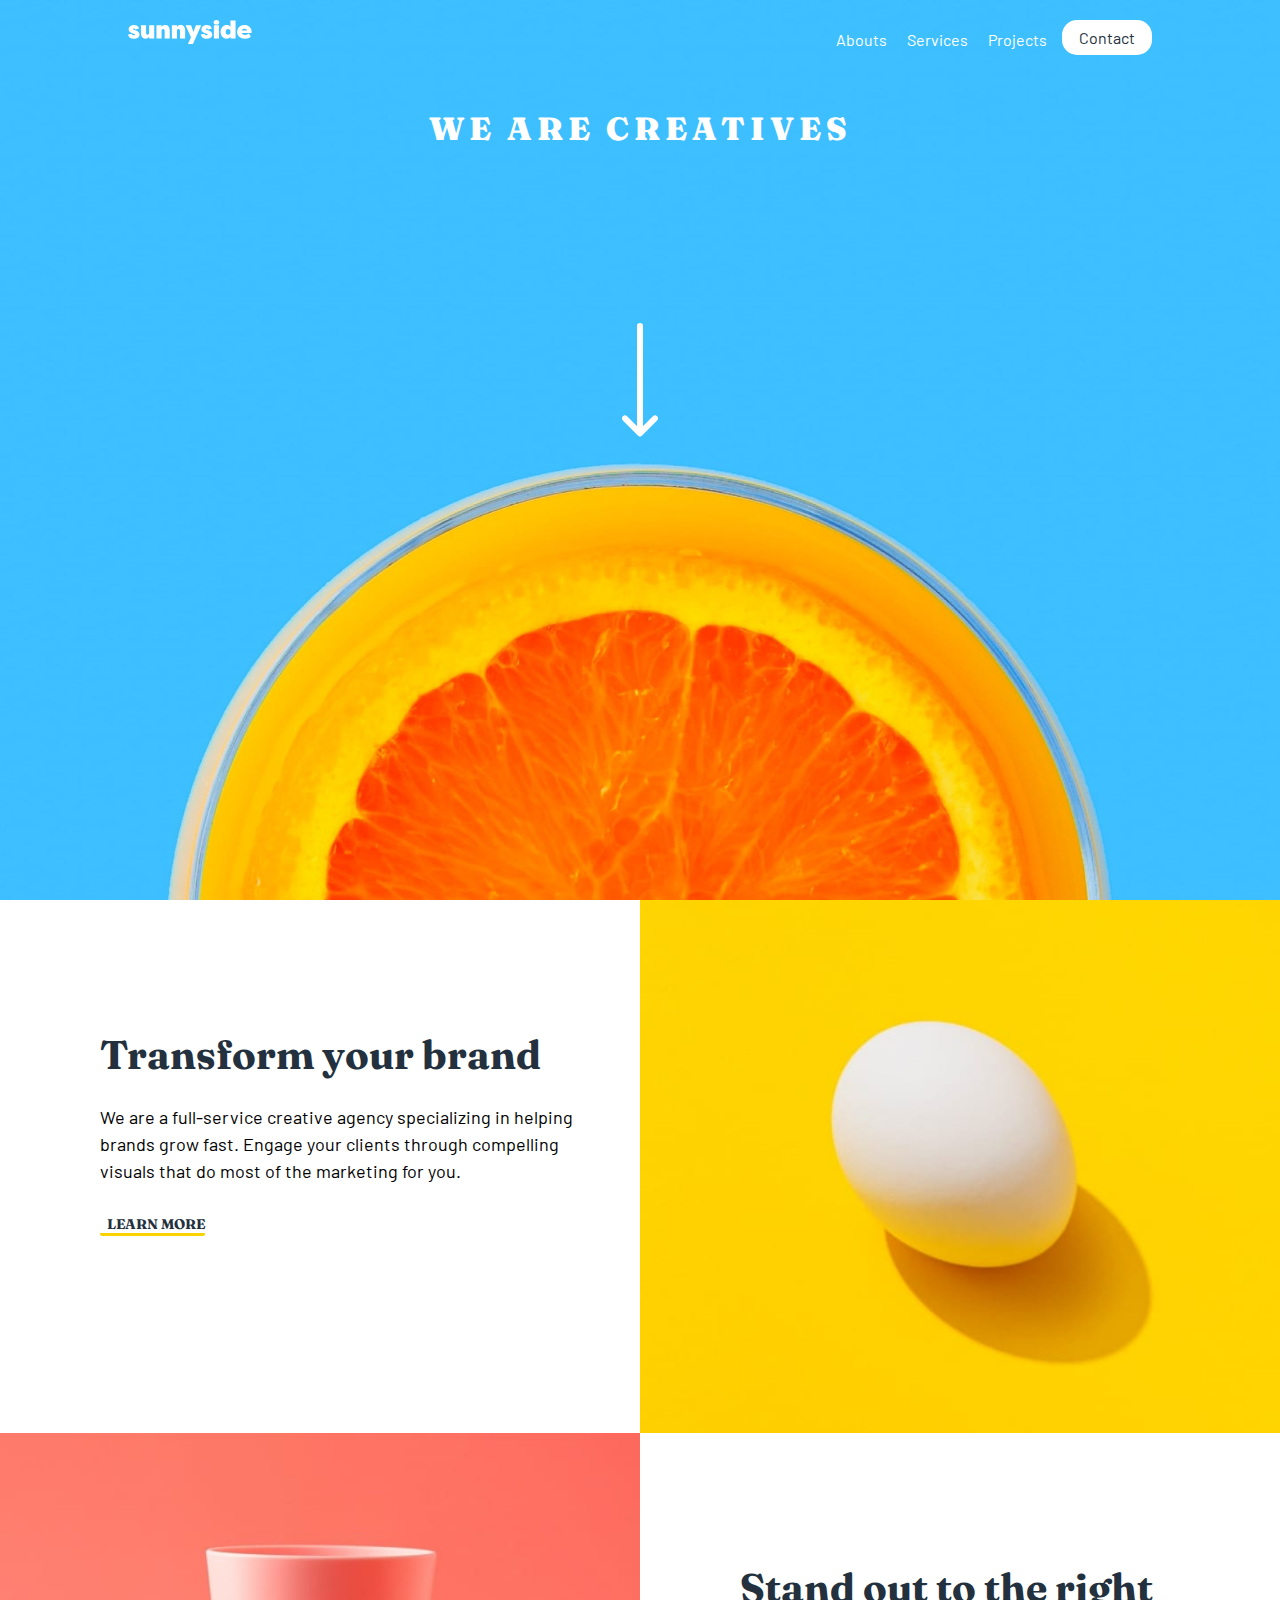
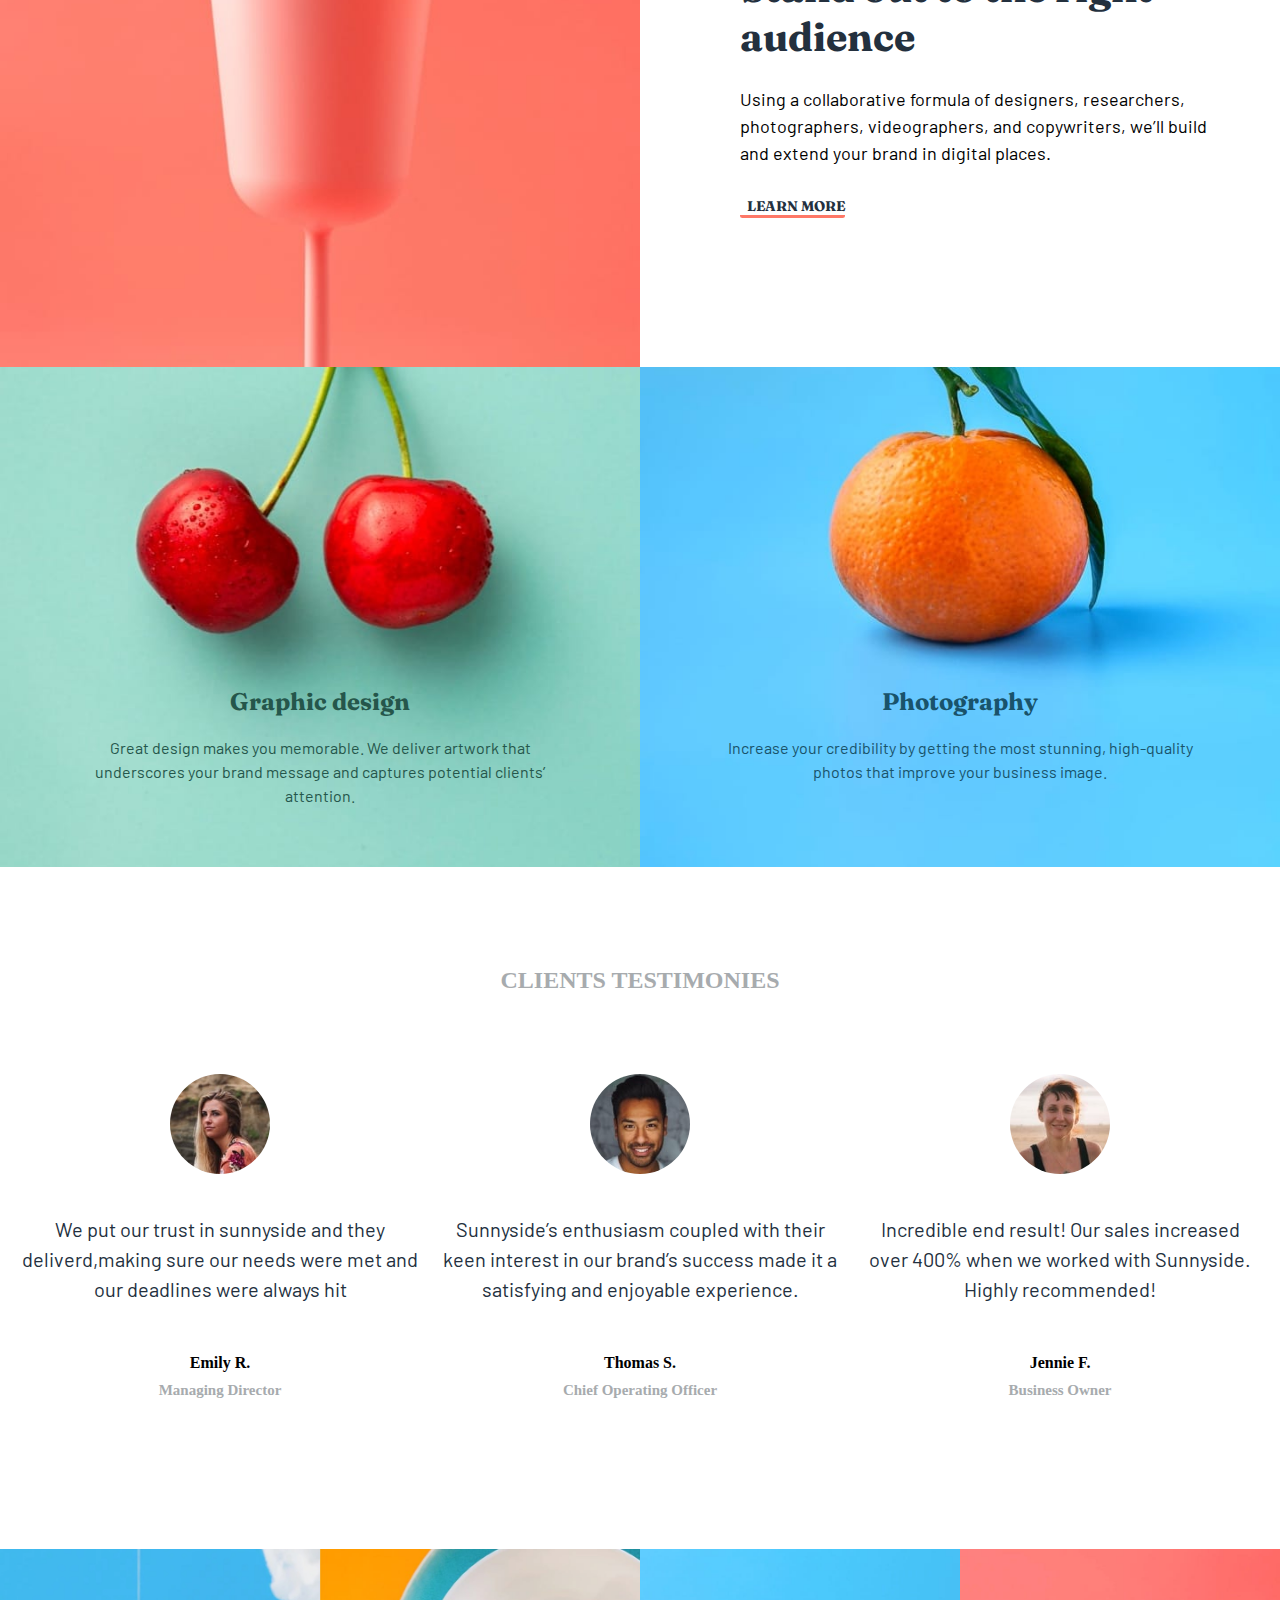
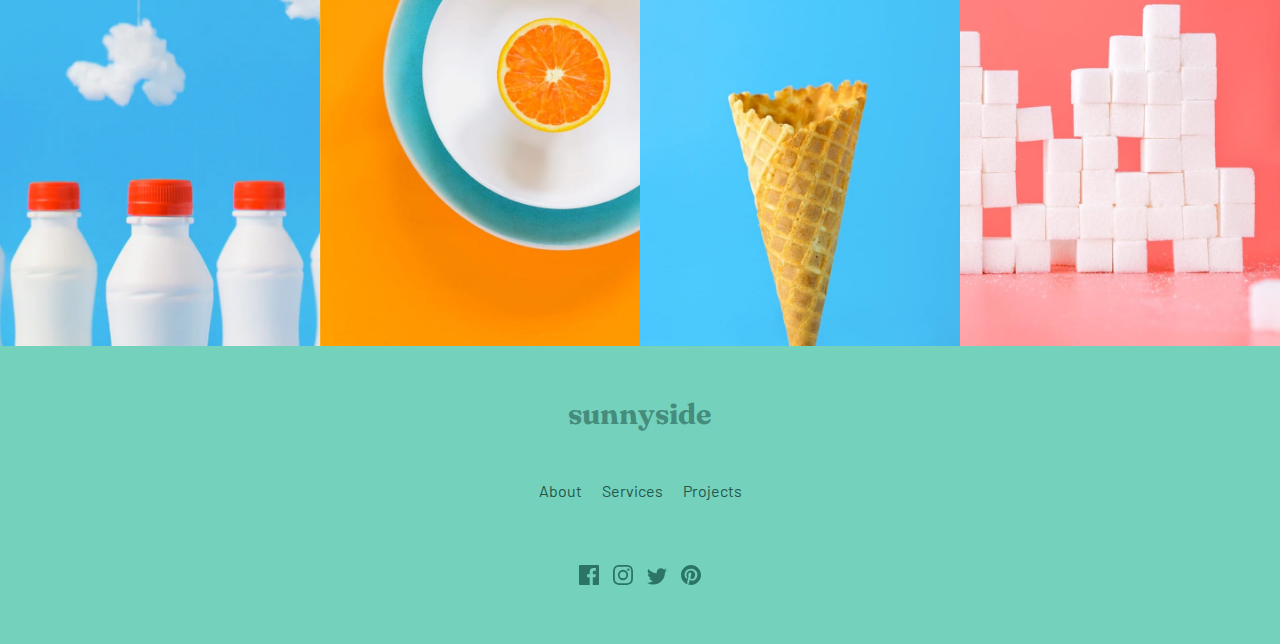
<file: index.html>
<!DOCTYPE html>
<html lang="en">
<head>
  <meta charset="UTF-8">
  <meta name="viewport" content="width=device-width, initial-scale=1.0"> <!-- displays site properly based on user's device -->

  <link rel="icon" type="image/png" sizes="32x32" href="./images/favicon-32x32.png">
  <link rel="stylesheet" href="style.css">
  
  <title>Frontend Mentor | Sunnyside agency landing page</title>

  
</head>
<body>
  <header>
    <div class="flex firstdiv">
    <a href="#"> <img src="images/logo.svg" alt="logo"></a>
    <img src="images/icon-hamburger.svg" alt="icon-hamburger" id="hamburger">
    <nav>
      <ul>
       <li> <a href="#">Abouts</a></li>
        <li> <a href="#"> Services</a></li>
         <li> <a href="#">Projects</a></li>
          <li> <a href="#" id="contact"> Contact</a></li>
      </ul>
    </nav>
    </div>
  
    <h1>We are creatives </h1>
      <img src="images/icon-arrow-down.svg" alt="icon-arrow-down" id="arrow">
  </header>
  <main>
    <section class=" flex section1">
    <div class="seconddiv">
      <h2> Transform your brand</h2>
      <p>We are a full-service creative agency specializing in helping brands grow fast. 
  Engage your clients through compelling visuals that do most of the marketing for you.</p>
  <a href="#">Learn more</a>
    </div>
    <div>
    <img src="images/desktop/image-transform.jpg" alt="image-transform">
     </div>
    </section>

    <section class="flex section2">
      <div>
        <img src="images/desktop/image-stand-out.jpg" alt="stand-out">
      </div>
      <div class="thirddiv">
        <h2> Stand out to the right audience</h2>
        <p>Using a collaborative formula of designers, researchers, photographers, videographers, and copywriters, 
          we’ll build and extend your brand in digital places. </p>
          <a href="#">Learn More</a>
      </div>
    </section>

    <section class="flex section3">
      <div>
        <h2> Graphic design</h2>
        <p>Great design makes you memorable. We deliver 
          artwork that underscores your brand message and captures potential clients’ attention.</p>
      </div>
      <div>
        <h2>Photography </h2>
        <p>Increase your credibility by getting the most stunning, high-quality photos that 
          improve your business image. </p>
      </div>
    </section>

    <section class="section4">
      <h2> clients testimonies </h2>

      <div class="section4div">
      <div>
        <img src="images/image-emily.jpg" alt="emily">
        <p>We put our trust in sunnyside and they deliverd,making sure our 
          needs were met and our deadlines were always hit</p>
          <h4>Emily R. <br><span>Managing Director</span></h4>
      </div>
     
        <div>
        <img src="images/image-thomas.jpg" alt="emily">
        <p>  Sunnyside’s enthusiasm coupled with their keen interest in our brand’s success made
           it a satisfying and enjoyable experience.</p>
          <h4> 
  Thomas S. <br> <span>   Chief Operating Officer </span> </h4>


      </div>
       <div>
        <img src="images/image-jennie.jpg" alt="emily">
        <p> Incredible end result! Our sales increased over 400% when we worked with Sunnyside. 
          Highly recommended! </p>
          <h4>  Jennie F. <br> <span>Business Owner</span> </h4>
          </div>
          </div>

    </section>

    <section class="section5">
      <img src="images/desktop/image-gallery-milkbottles.jpg" alt="bottles">
      <img src="images/desktop/image-gallery-orange.jpg" alt="oranges">
      <img src="images/desktop/image-gallery-cone.jpg" alt="cone">
      <img src="images/desktop/image-gallery-sugarcubes.jpg" alt="sugarcubes">
    </section>
   


  </main>

  <footer>
    <div>
    <h2>sunnyside</h2>
    </div>
    <div>
    <nav>
      <ul>
        <li> <a href="#">About </a></li>
          <li> <a href="#">Services</a></li>
            <li> <a href="#">Projects </a></li>
      </ul>
    </nav>
    </div>
    <div>
      <svg width="20" height="20" xmlns="http://www.w3.org/2000/svg"><path d="M18.896 0H1.104C.494 0 0 .494 0 1.104v17.793C0 19.506.494 20 1.104 20h9.58v-7.745H8.076V9.237h2.606V7.01c0-2.583 1.578-3.99 3.883-3.99 1.104 0 2.052.082 2.329.119v2.7h-1.598c-1.254 0-1.496.597-1.496 1.47v1.928h2.989l-.39 3.018h-2.6V20h5.098c.608 0 1.102-.494 1.102-1.104V1.104C20 .494 19.506 0 18.896 0z" fill="#2C7566" fill-rule="nonzero"/></svg>

         <svg width="20" height="20" xmlns="http://www.w3.org/2000/svg"><path d="M10 1.802c2.67 0 2.987.01 4.042.059 2.71.123 3.975 1.409 4.099 4.099.048 1.054.057 1.37.057 4.04 0 2.672-.01 2.988-.057 4.042-.124 2.687-1.387 3.975-4.1 4.099-1.054.048-1.37.058-4.041.058-2.67 0-2.987-.01-4.04-.058-2.718-.124-3.977-1.416-4.1-4.1-.048-1.054-.058-1.37-.058-4.041 0-2.67.01-2.986.058-4.04.124-2.69 1.387-3.977 4.1-4.1 1.054-.048 1.37-.058 4.04-.058zM10 0C7.284 0 6.944.012 5.877.06 2.246.227.227 2.242.061 5.877.01 6.944 0 7.284 0 10s.012 3.057.06 4.123c.167 3.632 2.182 5.65 5.817 5.817 1.067.048 1.407.06 4.123.06s3.057-.012 4.123-.06c3.629-.167 5.652-2.182 5.816-5.817.05-1.066.061-1.407.061-4.123s-.012-3.056-.06-4.122C19.777 2.249 17.76.228 14.124.06 13.057.01 12.716 0 10 0zm0 4.865a5.135 5.135 0 100 10.27 5.135 5.135 0 000-10.27zm0 8.468a3.333 3.333 0 110-6.666 3.333 3.333 0 010 6.666zm5.338-9.87a1.2 1.2 0 100 2.4 1.2 1.2 0 000-2.4z" fill="#2C7566" fill-rule="nonzero"/></svg>

              <svg width="20" height="17" xmlns="http://www.w3.org/2000/svg"><path d="M20 2.172a8.192 8.192 0 01-2.357.646 4.11 4.11 0 001.805-2.27 8.22 8.22 0 01-2.606.996A4.096 4.096 0 0013.847.248c-2.65 0-4.596 2.472-3.998 5.037A11.648 11.648 0 011.392 1a4.109 4.109 0 001.27 5.478 4.086 4.086 0 01-1.858-.513c-.045 1.9 1.318 3.679 3.291 4.075a4.113 4.113 0 01-1.853.07 4.106 4.106 0 003.833 2.849A8.25 8.25 0 010 14.658a11.616 11.616 0 006.29 1.843c7.618 0 11.923-6.434 11.663-12.205A8.354 8.354 0 0020 2.172z" fill="#2C7566" fill-rule="nonzero"/></svg>

              <svg width="20" height="20" xmlns="http://www.w3.org/2000/svg"><path d="M10 0C4.477 0 0 4.477 0 10c0 4.237 2.636 7.855 6.356 9.312-.088-.791-.167-2.005.035-2.868.181-.78 1.172-4.97 1.172-4.97s-.299-.6-.299-1.486c0-1.39.806-2.428 1.81-2.428.852 0 1.264.64 1.264 1.408 0 .858-.546 2.14-.828 3.33-.236.995.5 1.807 1.48 1.807 1.778 0 3.144-1.874 3.144-4.58 0-2.393-1.72-4.068-4.176-4.068-2.845 0-4.516 2.135-4.516 4.34 0 .859.331 1.781.745 2.281a.3.3 0 01.069.288l-.278 1.133c-.044.183-.145.223-.335.134-1.249-.581-2.03-2.407-2.03-3.874 0-3.154 2.292-6.052 6.608-6.052 3.469 0 6.165 2.473 6.165 5.776 0 3.447-2.173 6.22-5.19 6.22-1.013 0-1.965-.525-2.291-1.148l-.623 2.378c-.226.869-.835 1.958-1.244 2.621.937.29 1.931.446 2.962.446 5.523 0 10-4.477 10-10S15.523 0 10 0z" fill="#2C7566" fill-rule="nonzero"/></svg>
    </div>
  </footer>
   <script src="style.js"></script>
</body>

</html>
</file>
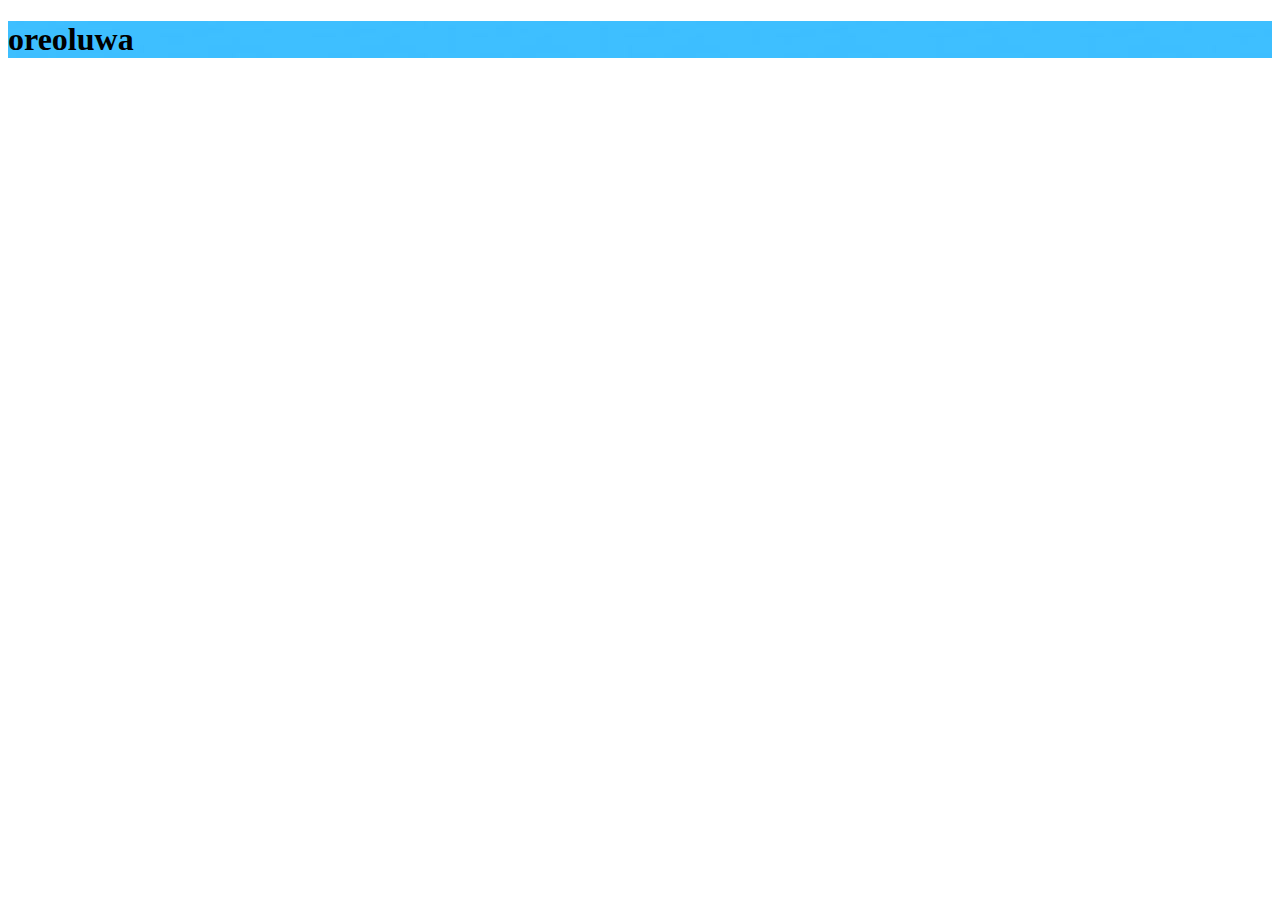
<file: images/desktop/index2.html>
<!DOCTYPE html>
<html lang="en">
<head>
    <meta charset="UTF-8">
    <meta name="viewport" content="width=device-width, initial-scale=1.0">
    <title>Document</title>
</head>
<style>
header{
    background-image: url(image-header.jpg);
}
</style>
<body>
    <header>
       <h1>oreoluwa</h1>
    </header>
    
</body>
</html>
</file>
<file: style.css>
@import url('https://fonts.googleapis.com/css2?family=Fraunces:ital,opsz,wght@0,9..144,100..900;1,9..144,100..900&display=swap');
@import url('https://fonts.googleapis.com/css2?family=Barlow:ital,wght@0,100;0,200;0,300;0,400;0,500;0,600;0,700;0,800;0,900;1,100;1,200;1,300;1,400;1,500;1,600;1,700;1,800;1,900&display=swap');

*{
    margin: 0;
    padding: 0;
    box-sizing: border-box;
     /* font-family: "Barlow", sans-serif;
      font-family:"Fraunces", serif; */
    
}

/* header */
header{
   min-height: 100vh;
 background-image: url(images/desktop/image-header.jpg);
 background-repeat: no-repeat;
 background-position: bottom;
 background-size: cover;
 padding:20px 10%;
 position: relative;

}
 
.flex{
	display:flex;
    justify-content: space-between;
}
#hamburger{
    display: none;
}



header img#arrow{
    padding-top: 40px;
    position: absolute;
      top: 40%;
    left: 50%;
  transform: translate(-50%,-50%);

}
nav li {
	float:left;
	list-style-type:none;
	
}
nav li a {
	display:inline-block;
	text-decoration:none;
	padding: 10px;
    color:  hsl(0, 100%, 100%);
     font-family: "Barlow", sans-serif;
    }
    
   nav li a#contact{
    color:  hsl(212, 27%, 19%);
    background-color: #fff;
    border-radius: 15px;
    padding: 8px 17px;
    margin-left: 5px;
    
   }
   nav li a:hover, nav li a#contact:hover{
    background-color:hsl(210, 7%, 73%);
    color: #fff;
     border-radius: 15px;
  
   }
  
   header h1{
    text-align: center;
    padding-top: 50px;
     font-family:"Fraunces", serif;
    font-size: 2rem;
    text-transform: uppercase;
    letter-spacing: 5px;
    color: hsl(0, 100%, 100%);
    font-weight: 900;
   

   }
/* body */
/* section1 */
.section1,.section2{
    display: flex;
    justify-content: center;
    align-items: stretch;
   
}
.section1 img, .section2 img, .section3 img, .section4 img{
    display: block;
}

section.section1 div:first-child, section.section2 div:last-child{
    width: 50%;
    text-align: left; 
    padding: 130px 50px 80px 100px;
    
}
section.section1 div:last-child, section.section2 div:first-child{
    width:50%;

}
section.section1 div img,section.section2 div img{
    width:100%;
  
}

div.seconddiv p,div.thirddiv p{
    text-align: start;
    padding-bottom: 30px;
    font-family: "Barlow", sans-serif;
    line-height: 1.5;
    font-size: 18px;
}
div.seconddiv h2, div.thirddiv h2{
    padding-bottom: 25px;
     font-family:"Fraunces", serif; 
    color: hsl(212, 27%, 19%);
    font-size: 2.5rem;
}
div.seconddiv a{
    padding: 10px 0px 0px 7px;
     font-family:"Fraunces", serif; 
    color: hsl(212, 27%, 19%);
    font-size: 14px;
    text-transform: uppercase;
    text-decoration: none;
    border-bottom: 3px solid hsl(51, 100%, 49%);
    border-radius: 2.5px;
       font-weight: 700;
    
}
div.seconddiv a:hover{
     border-bottom: 6px solid hsl(51, 100%, 49%);
}

/* section2 */
div.thirddiv a{
    padding: 10px 0px 0px 7px;
     font-family:"Fraunces", serif; 
    color: hsl(212, 27%, 19%);
    font-size: 14px;
    text-transform: uppercase;
    text-decoration: none;
    border-bottom: 3px solid hsl(7, 99%, 70%);
    border-radius: 2.5px;
       font-weight: 700;
    }
    div.thirddiv a:hover{
        border-bottom: 6px solid hsl(7, 99%, 70%);
    }

    /* section3 */
    section.section3 div:last-child{
        width: 50%;
        height: 500px;
        background-image: url(images/desktop/image-photography.jpg);
        background-size:cover;
        background-repeat: no-repeat;

    }
     section.section3 div:first-child{
        width: 50%;
        height: 500px;
        background-image: url(images/desktop/image-graphic-design.jpg);
        background-size: cover;
        background-repeat: no-repeat;
        

    }

section.section3 div{
    text-align: center;
    padding: 300px 70px 0px 70px;
}
    
 section.section3 div p{
    font-family: "Barlow", sans-serif;
    line-height: 1.5;
    font-size: 16px;
    margin: 0 auto;
   


}
section.section3 h2{
    padding: 20px;
    font-family: "Fraunces", serif; 
}
 section.section3 div:last-child h2,section.section3 div:last-child p {
    color: hsl(198, 62%, 26%);

    
 }
 section.section3 div:first-child h2, section.section3 div:first-child p{
    color: hsl(167, 40%, 24%);
 }
 
 /* section4 */
 div.section4div  {
    display: flex;
    justify-content: space-evenly;
 }


 div.section4div p{
    max-width: 400px;
    margin: 5px auto;
    text-align: center;
    font-family:"Barlow", sans-serif;
    line-height: 1.5;
    font-size: 20px;
    color:hsl(212, 27%, 19%);
 }
div.section4div img{
    width:100px;
    border-radius: 50px;
   margin: 40px auto;
}
section.section4 h2{
    margin: 100px 0px 40px 0px;
    text-align: center;
    text-transform: uppercase;
    color: hsl(210, 4%, 67%);
    font-size: 1.5rem;
}
div.section4div h4{
    text-align: center;
    margin: 50px;
    
    

}

div.section4div span{
    display: inline-block;
    margin-top: 10px;
    color:  hsl(210, 4%, 67%);
    font-size: 15px;
}

/* section5 */
section.section5 img{
    margin-top: 100px;
    width: 25%;
    float: left;
}
.section5::after{
			content:"";
			display:block;
			clear:both;
        }


/* footer */
footer{
    background-color:hsl(166, 51%, 64%);
    text-align: center;
  

}

    
footer nav ul li a{
    color: hsl(167, 40%, 24%);
    font-family: "Barlow", sans-serif;
}
footer nav ul li a:hover{
    color: white;
}

footer div:last-child{
    padding: 50px;  
}

footer nav ul{
    display: flex;
    justify-content: center;
    padding-top: 40px;
}
footer div:first-child{
    color: hsl(167, 34%, 41%);
    font-family:  "Fraunces", serif;
    font-size: 1.2rem;
}
 

footer svg{
    margin: 5px;  
}
footer h2{
    padding-top: 50px;
}
footer svg:hover{
fill: #fff;

}


    
@media screen and (min-width:760px) and (max-width:1150px){
  header{
    min-height: 100vh;
  }
  header img#arrow{
      top: 50%;
}
header nav{
    display: block;
}


section.section1 div:first-child, section.section2 div:last-child{
    padding: 50px 50px 20px 80px;
}

    section.section1 div img,section.section2 div img{
    width:100%;
   height: 100%;
}

     section.section1 div img,section.section2 div img{
    width:100%;
    height: 100%;
}
section.section3 div:last-child, section.section3 div:first-child{
        background-position: center;
        height: 600px;
    }

    section.section3 div h2{
       padding : 30px;
    }
      section.section3 div p{
      padding: 0px 25px 0px 0px ;

      }

    }

    @media screen and (max-width:760px) {

        header {
            background-image: url(images/mobile/image-header.jpg);
            min-height: 100vh;
            position: relative;
           
          
           
          
        }
        #hamburger{
            display: inline-block;
        }
       
       
        header nav {
            display: none;
            position: absolute;
            top: 70px;
            margin: 0 auto;
            width: 75%;
            padding: 20px;
            text-align: center;
            background-color: hsl(0, 100%, 100%);
            box-shadow: 0 4px 10px rgba(0,0,0,0.2);
            z-index: 2;
        
            
            
            
        }
        header nav::before{
            content: "";
            position: absolute;
            top: -20px;
            right: 0px;                
            border-left: 18px solid transparent;
            border-top: 10px solid transparent;
            border-bottom: 10px solid hsl(0, 100%, 100%);

           
           
           
         

        }
        header nav ul{
            display: flex;
              flex-direction: column;
        }
        header nav li{
            margin: 20px 0;
        }
        header nav li a{
            color: hsl(212, 27%, 19%);
            font-weight: bold;
            font-size: 1.1rem;
        }
     header h1{
    padding-top: 90px;
    font-size: 2rem;
    letter-spacing: 5;
}

      
header img#arrow{
    padding-top: 40px;
    top: 55%;
    left: 50%;
    transform: translate(-50%,-50%);

} 

section.section1{
    display: flex;
    flex-direction: column-reverse;

}
 
section.section1 div:first-child,section.section2 div:last-child{
    width:100%;
}

section.section1 div img,section.section2 div img{
    width: 100%;
    
    
}
section.section1 div:last-child, section.section2 div:first-child{
    width:100%;
}
section.section2 {
    display: flex;
    flex-direction: column;
    
}

section.section3,.section4 .section4div{
    display: flex;
     flex-direction: column;
    

    
}
section.section3 div:last-child{
        width: 100%;
        height: 500px;
        background-position: center;
       
    }
     section.section3 div:first-child{
        width: 100%;
        height: 500px;
    }
      div.section4div img{
        margin: 40px auto;
      }
  

div.section4div h4{
    margin-top: 30px;
    

}

div.section4div span{
    display: inline-block;
    margin-top: 10px;
    color:  hsl(210, 4%, 67%);
    font-size: 15px;
}
    section.section5 img {
        float:left;
        width: 50%;
        margin-top: unset;
    }
      
    

  
    }
</file>
